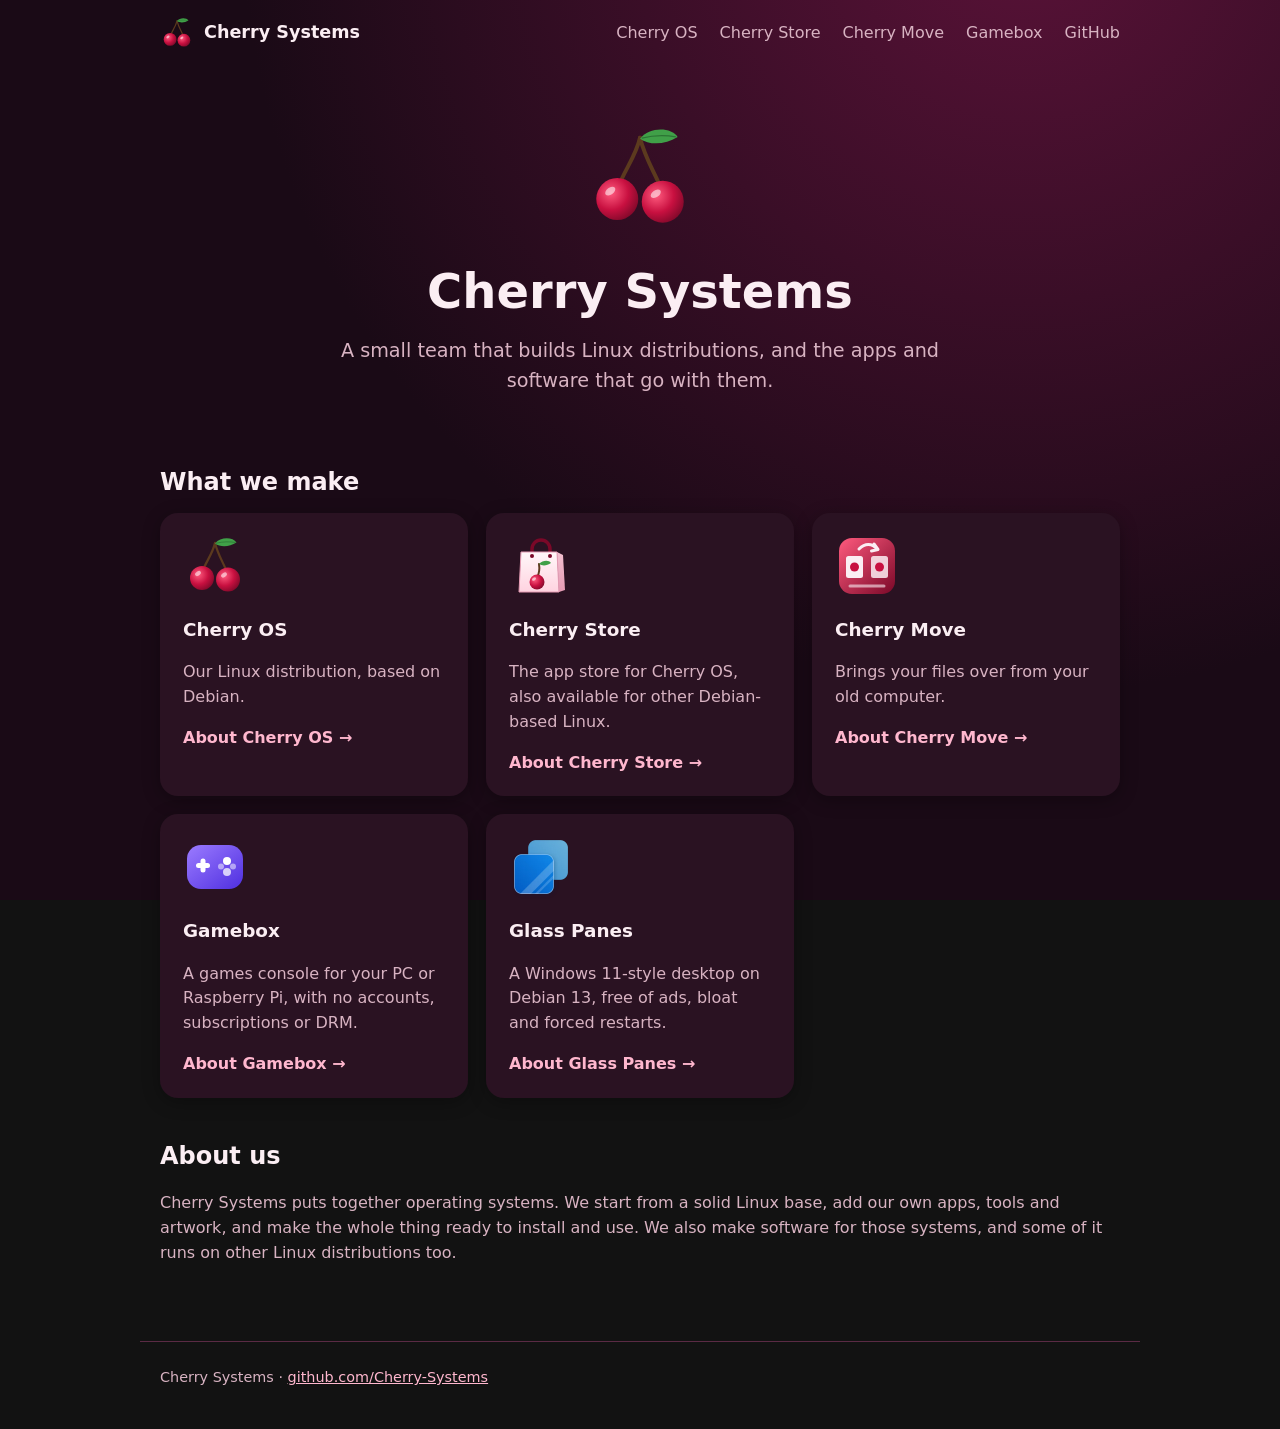
<file: index.html>
<!doctype html>
<html lang="en">
<head>
  <meta charset="utf-8">
  <meta name="viewport" content="width=device-width, initial-scale=1">
  <title>Cherry Systems</title>
  <meta name="description" content="Cherry Systems is a small team that builds Linux distributions, and the apps and software that go with them.">
  <link rel="stylesheet" href="/style.css">
  <link rel="icon" href="/logo.svg">
  <meta name="theme-color" content="#c81040">
</head>
<body>
<nav>
  <a class="brand" href="/"><img src="/logo.svg" alt="">Cherry Systems</a>
  <a href="/os/">Cherry OS</a>
  <a href="/store/">Cherry Store</a>
  <a href="/move/">Cherry Move</a>
  <a href="/products/gamebox/">Gamebox</a>
  <a href="https://github.com/Cherry-Systems">GitHub</a>
</nav>
<main>
  <section class="hero">
    <img src="/logo.svg" alt="">
    <h1>Cherry Systems</h1>
    <p>A small team that builds Linux distributions, and the apps and software that go with them.</p>
  </section>

  <h2>What we make</h2>
  <div class="grid" id="products">
    <a class="card" href="/os/">
      <img class="icon" src="/logo.svg" alt="">
      <h3>Cherry OS</h3>
      <p>Our Linux distribution, based on Debian.</p>
      <span class="more">About Cherry OS →</span>
    </a>
    <a class="card" href="/store/">
      <img class="icon" src="/images/cherry-store.svg" alt="">
      <h3>Cherry Store</h3>
      <p>The app store for Cherry OS, also available for other Debian-based Linux.</p>
      <span class="more">About Cherry Store →</span>
    </a>
    <a class="card" href="/move/">
      <img class="icon" src="/images/cherry-move.svg" alt="">
      <h3>Cherry Move</h3>
      <p>Brings your files over from your old computer.</p>
      <span class="more">About Cherry Move →</span>
    </a>
  </div>

  <h2>About us</h2>
  <p>Cherry Systems puts together operating systems. We start from a solid Linux base, add our own apps,
    tools and artwork, and make the whole thing ready to install and use. We also make software for
    those systems, and some of it runs on other Linux distributions too.</p>
</main>
<footer>Cherry Systems · <a href="https://github.com/Cherry-Systems">github.com/Cherry-Systems</a></footer>
<script>
fetch("/products.json").then(r => r.ok ? r.json() : []).then(list => {
  const grid = document.getElementById("products");
  for (const p of list) {
    const card = document.createElement("a");
    card.className = "card";
    card.href = p.url;
    if (p.icon) {
      const icon = document.createElement("img");
      icon.className = "icon";
      icon.src = p.icon;
      icon.alt = "";
      card.append(icon);
    }
    const name = document.createElement("h3");
    name.textContent = p.name;
    const tagline = document.createElement("p");
    tagline.textContent = p.tagline;
    const more = document.createElement("span");
    more.className = "more";
    more.textContent = `About ${p.name} →`;
    card.append(name, tagline, more);
    grid.append(card);
  }
}).catch(() => {});
</script>
</body>
</html>
</file>
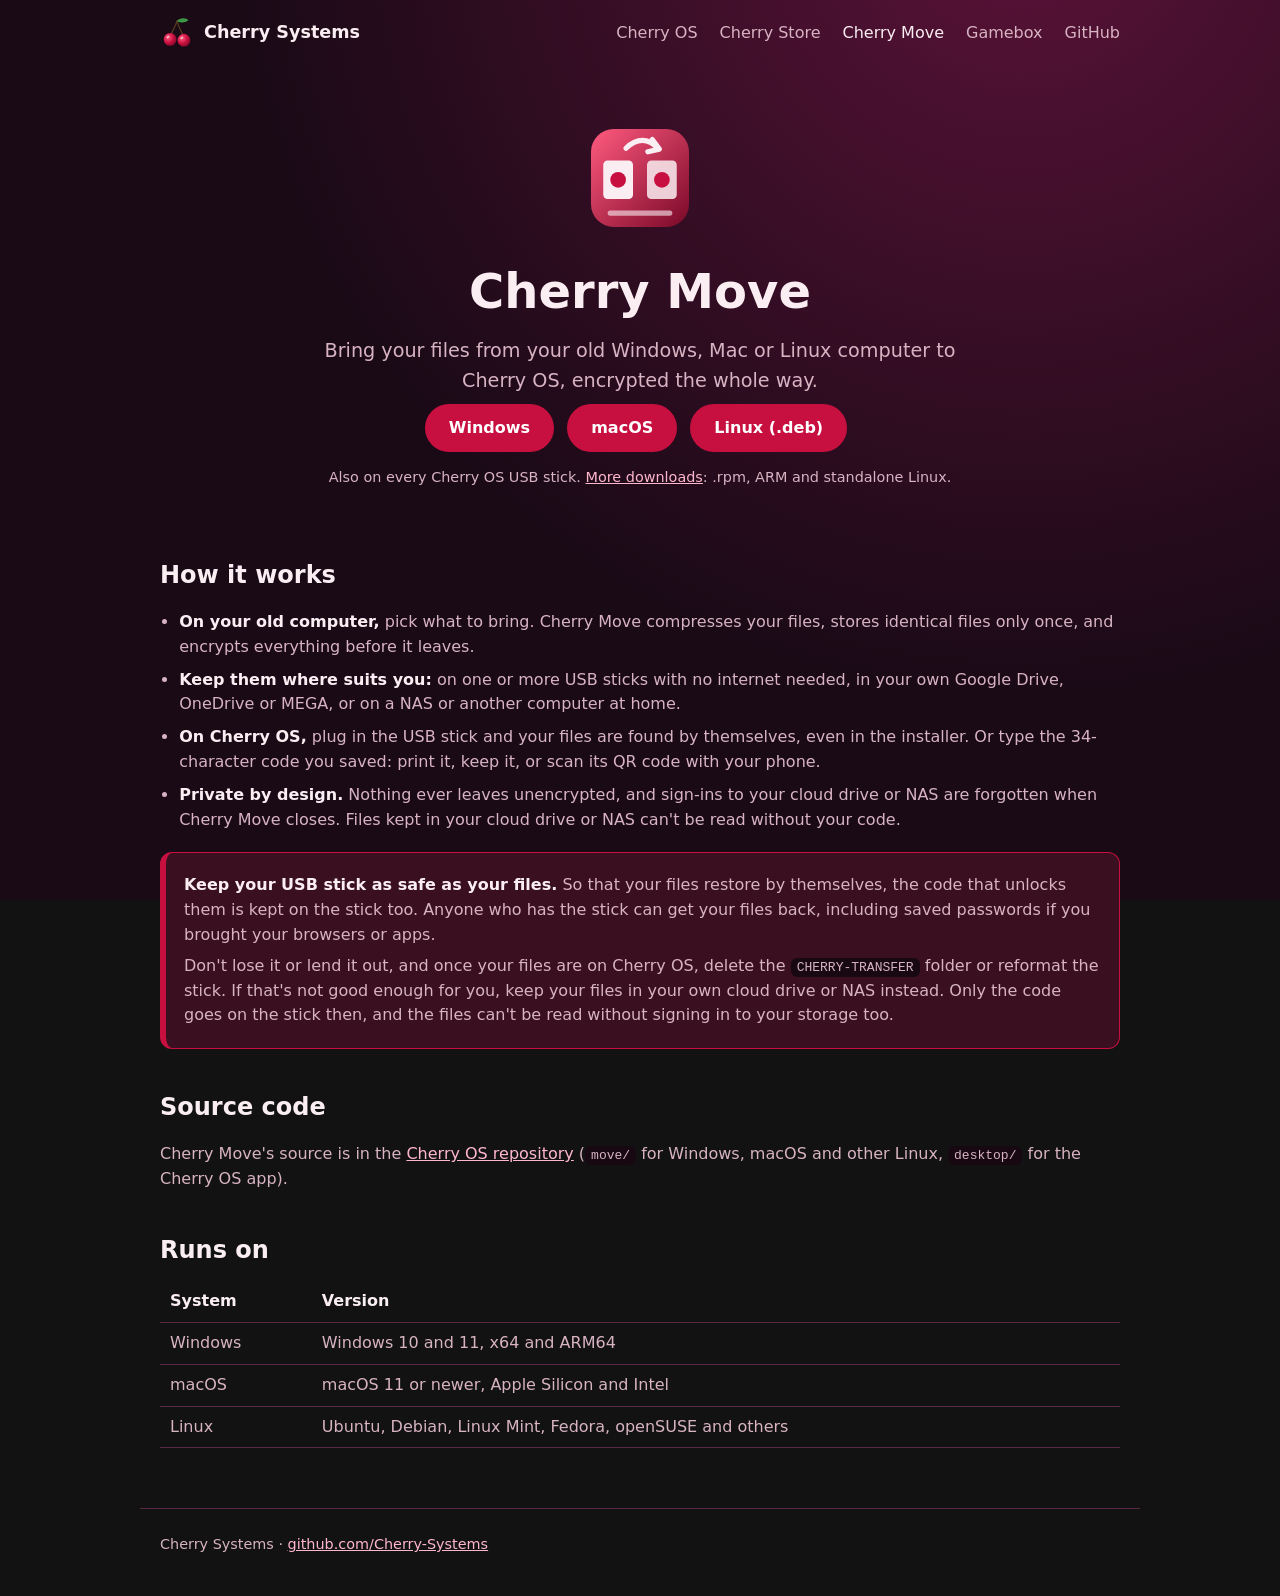
<file: move/index.html>
<!doctype html>
<html lang="en">
<head>
  <meta charset="utf-8">
  <meta name="viewport" content="width=device-width, initial-scale=1">
  <title>Cherry Move · Cherry Systems</title>
  <meta name="description" content="Cherry Move: bring your files from your old computer to Cherry OS.">
  <link rel="stylesheet" href="/style.css">
  <link rel="icon" href="/images/cherry-move.svg">
  <meta name="theme-color" content="#c81040">
</head>
<body>
<nav>
  <a class="brand" href="/"><img src="/logo.svg" alt="">Cherry Systems</a>
  <a href="/os/">Cherry OS</a>
  <a href="/store/">Cherry Store</a>
  <a href="/move/" aria-current="page">Cherry Move</a>
  <a href="/products/gamebox/">Gamebox</a>
  <a href="https://github.com/Cherry-Systems">GitHub</a>
</nav>
<main>
  <section class="hero">
    <img src="/images/cherry-move.svg" alt="">
    <h1>Cherry Move</h1>
    <p>Bring your files from your old Windows, Mac or Linux computer to Cherry OS, encrypted the whole way.</p>
    <a class="button" href="https://github.com/Cherry-Systems/cherry-os/releases/latest/download/CherryMove-Setup.exe">Windows</a>
    <a class="button" href="https://github.com/Cherry-Systems/cherry-os/releases/latest/download/CherryMove.dmg">macOS</a>
    <a class="button" href="https://github.com/Cherry-Systems/cherry-os/releases/latest/download/cherry-move-app_1.0.0-1_amd64.deb">Linux (.deb)</a>
    <p class="small">Also on every Cherry OS USB stick.
      <a href="https://github.com/Cherry-Systems/cherry-os/releases/latest">More downloads</a>: .rpm, ARM and
      standalone Linux.</p>
  </section>

  <h2>How it works</h2>
  <ul class="features">
    <li><b>On your old computer,</b> pick what to bring. Cherry Move compresses your files, stores identical
      files only once, and encrypts everything before it leaves.</li>
    <li><b>Keep them where suits you:</b> on one or more USB sticks with no internet needed, in your own
      Google Drive, OneDrive or MEGA, or on a NAS or another computer at home.</li>
    <li><b>On Cherry OS,</b> plug in the USB stick and your files are found by themselves, even in the
      installer. Or type the 34-character code you saved: print it, keep it, or scan its QR code with your
      phone.</li>
    <li><b>Private by design.</b> Nothing ever leaves unencrypted, and sign-ins to your cloud drive or NAS
      are forgotten when Cherry Move closes. Files kept in your cloud drive or NAS can't be read without
      your code.</li>
  </ul>

  <div class="warning" role="note">
    <p><b>Keep your USB stick as safe as your files.</b> So that your files restore by themselves, the code
      that unlocks them is kept on the stick too. Anyone who has the stick can get your files back, including
      saved passwords if you brought your browsers or apps.</p>
    <p>Don't lose it or lend it out, and once your files are on Cherry OS, delete the
      <code>CHERRY-TRANSFER</code> folder or reformat the stick. If that's not good enough for you, keep your
      files in your own cloud drive or NAS instead. Only the code goes on the stick then, and the files can't
      be read without signing in to your storage too.</p>
  </div>

  <h2>Source code</h2>
  <p>Cherry Move's source is in the
    <a href="https://github.com/Cherry-Systems/cherry-os">Cherry OS repository</a>
    (<code>move/</code> for Windows, macOS and other Linux, <code>desktop/</code> for the Cherry OS app).</p>

  <h2>Runs on</h2>
  <table>
    <tr><th>System</th><th>Version</th></tr>
    <tr><td>Windows</td><td>Windows 10 and 11, x64 and ARM64</td></tr>
    <tr><td>macOS</td><td>macOS 11 or newer, Apple Silicon and Intel</td></tr>
    <tr><td>Linux</td><td>Ubuntu, Debian, Linux Mint, Fedora, openSUSE and others</td></tr>
  </table>
</main>
<footer>Cherry Systems · <a href="https://github.com/Cherry-Systems">github.com/Cherry-Systems</a></footer>
</body>
</html>
</file>
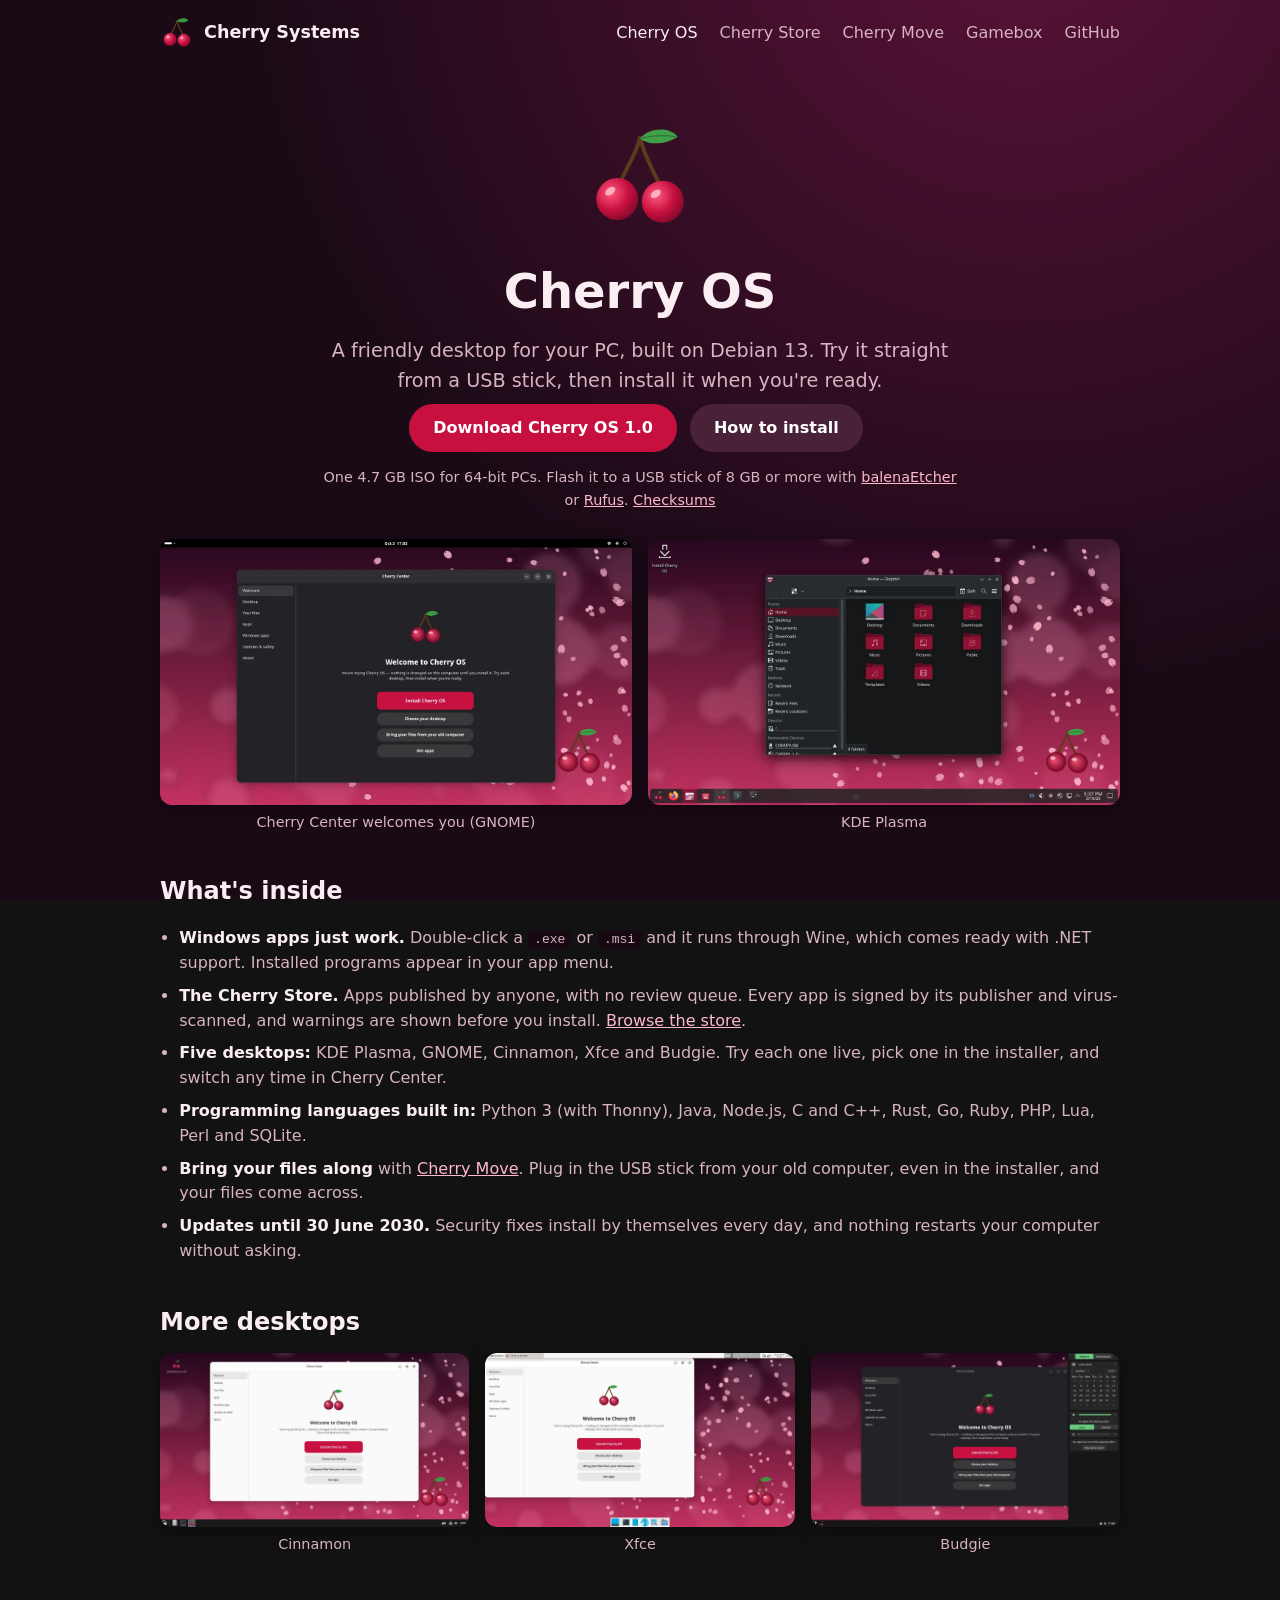
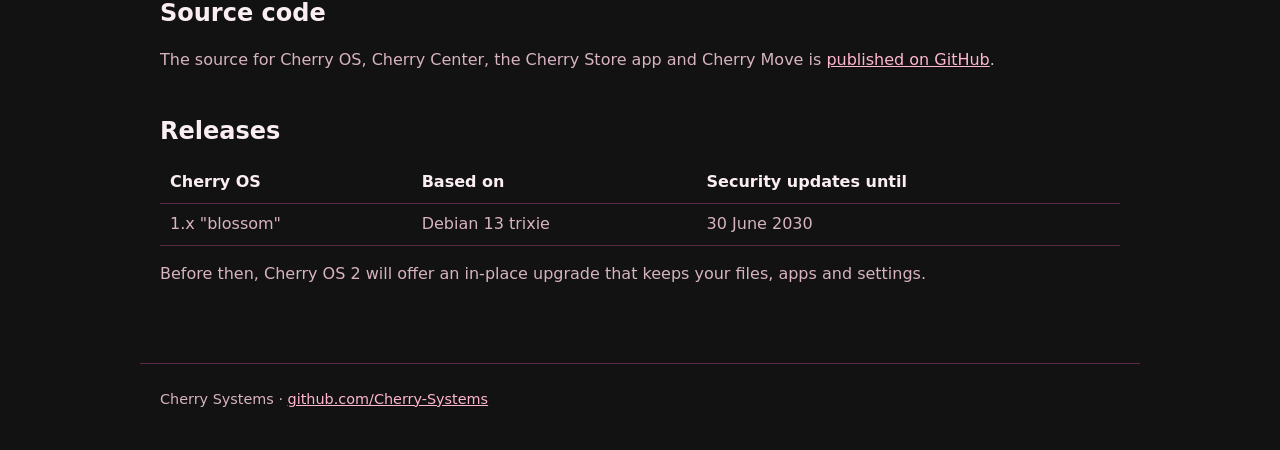
<file: os/index.html>
<!doctype html>
<html lang="en">
<head>
  <meta charset="utf-8">
  <meta name="viewport" content="width=device-width, initial-scale=1">
  <title>Cherry OS · Cherry Systems</title>
  <meta name="description" content="Cherry OS: a friendly Debian-based desktop where Windows apps just work.">
  <link rel="stylesheet" href="/style.css">
  <link rel="icon" href="/logo.svg">
  <meta name="theme-color" content="#c81040">
</head>
<body>
<nav>
  <a class="brand" href="/"><img src="/logo.svg" alt="">Cherry Systems</a>
  <a href="/os/" aria-current="page">Cherry OS</a>
  <a href="/store/">Cherry Store</a>
  <a href="/move/">Cherry Move</a>
  <a href="/products/gamebox/">Gamebox</a>
  <a href="https://github.com/Cherry-Systems">GitHub</a>
</nav>
<main>
  <section class="hero">
    <img src="/logo.svg" alt="">
    <h1>Cherry OS</h1>
    <p>A friendly desktop for your PC, built on Debian 13. Try it straight from a USB stick, then install it
      when you're ready.</p>
    <a class="button" href="https://cherry-cloud.isaiahcannings.workers.dev/download/cherry-os.iso">Download Cherry OS 1.0</a>
    <a class="button secondary" href="https://github.com/Cherry-Systems/cherry-os#readme">How to install</a>
    <p class="small">One 4.7 GB ISO for 64-bit PCs. Flash it to a USB stick of 8 GB or more with
      <a href="https://etcher.balena.io">balenaEtcher</a> or <a href="https://rufus.ie">Rufus</a>.
      <a href="https://github.com/Cherry-Systems/cherry-os/releases/latest">Checksums</a></p>
  </section>

  <div class="shots">
    <figure><img src="/images/os-gnome.webp" alt="Cherry Center welcome screen on the GNOME desktop"><figcaption>Cherry Center welcomes you (GNOME)</figcaption></figure>
    <figure><img src="/images/os-kde.webp" alt="The KDE Plasma desktop with the file manager open"><figcaption>KDE Plasma</figcaption></figure>
  </div>

  <h2>What's inside</h2>
  <ul class="features">
    <li><b>Windows apps just work.</b> Double-click a <code>.exe</code> or <code>.msi</code> and it runs
      through Wine, which comes ready with .NET support. Installed programs appear in your app menu.</li>
    <li><b>The Cherry Store.</b> Apps published by anyone, with no review queue. Every app is signed by its
      publisher and virus-scanned, and warnings are shown before you install.
      <a href="/store/">Browse the store</a>.</li>
    <li><b>Five desktops:</b> KDE Plasma, GNOME, Cinnamon, Xfce and Budgie. Try each one live, pick one in
      the installer, and switch any time in Cherry Center.</li>
    <li><b>Programming languages built in:</b> Python 3 (with Thonny), Java, Node.js, C and C++, Rust,
      Go, Ruby, PHP, Lua, Perl and SQLite.</li>
    <li><b>Bring your files along</b> with <a href="/move/">Cherry Move</a>. Plug in the USB stick from your
      old computer, even in the installer, and your files come across.</li>
    <li><b>Updates until 30 June 2030.</b> Security fixes install by themselves every day, and nothing
      restarts your computer without asking.</li>
  </ul>

  <h2>More desktops</h2>
  <div class="shots">
    <figure><img src="/images/os-cinnamon.webp" alt="The Cinnamon desktop"><figcaption>Cinnamon</figcaption></figure>
    <figure><img src="/images/os-xfce.webp" alt="The Xfce desktop"><figcaption>Xfce</figcaption></figure>
    <figure><img src="/images/os-budgie.webp" alt="The Budgie desktop"><figcaption>Budgie</figcaption></figure>
  </div>

  <h2>Source code</h2>
  <p>The source for Cherry OS, Cherry Center, the Cherry Store app and Cherry Move is
    <a href="https://github.com/Cherry-Systems/cherry-os">published on GitHub</a>.</p>

  <h2>Releases</h2>
  <table>
    <tr><th>Cherry OS</th><th>Based on</th><th>Security updates until</th></tr>
    <tr><td>1.x "blossom"</td><td>Debian 13 trixie</td><td>30 June 2030</td></tr>
  </table>
  <p>Before then, Cherry OS 2 will offer an in-place upgrade that keeps your files, apps and settings.</p>
</main>
<footer>Cherry Systems · <a href="https://github.com/Cherry-Systems">github.com/Cherry-Systems</a></footer>
</body>
</html>
</file>
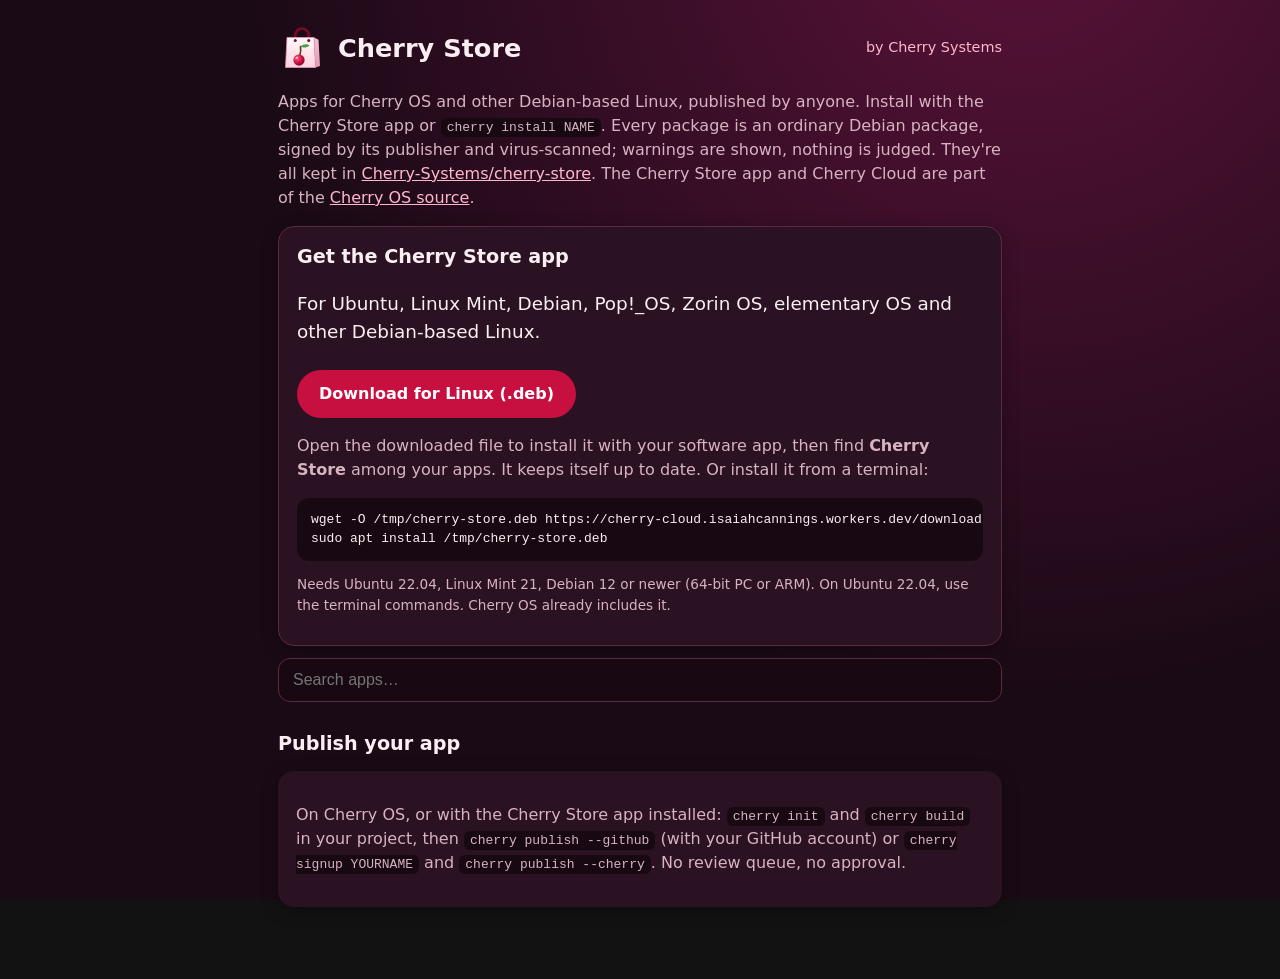
<file: store/index.html>
<!doctype html>
<html lang="en">
<head>
  <meta charset="utf-8">
  <meta name="viewport" content="width=device-width, initial-scale=1">
  <title>Cherry Store</title>
  <link rel="stylesheet" href="style.css">
  <link rel="icon" href="cherry-store.svg">
  <meta name="theme-color" content="#c81040">
</head>
<body>
<main>
  <header><img src="cherry-store.svg" alt=""><h1>Cherry Store</h1>
    <a class="home" href="https://cherry-systems.github.io/">by Cherry Systems</a></header>
  <p>Apps for Cherry OS and other Debian-based Linux, published by anyone. Install with the Cherry Store app or
    <code>cherry install NAME</code>. Every package is an ordinary Debian package, signed by its publisher and
    virus-scanned; warnings are shown, nothing is judged. They're all kept in
    <a href="https://github.com/Cherry-Systems/cherry-store">Cherry-Systems/cherry-store</a>.
    The Cherry Store app and Cherry Cloud are part of the
    <a href="https://github.com/Cherry-Systems/cherry-os">Cherry OS source</a>.</p>

  <div class="card get">
    <h2>Get the Cherry Store app</h2>
    <p class="big">For Ubuntu, Linux Mint, Debian, Pop!_OS, Zorin OS, elementary OS and other Debian-based Linux.</p>
    <a class="button" id="client-download" href="https://cherry-cloud.isaiahcannings.workers.dev/download/cherry-store.deb">Download for Linux (.deb)</a>
    <span class="meta" id="client-version"></span>
    <p>Open the downloaded file to install it with your software app, then find <b>Cherry Store</b> among your
      apps. It keeps itself up to date. Or install it from a terminal:</p>
    <pre><code id="client-cmd">wget -O /tmp/cherry-store.deb https://cherry-cloud.isaiahcannings.workers.dev/download/cherry-store.deb
sudo apt install /tmp/cherry-store.deb</code></pre>
    <p class="meta">Needs Ubuntu 22.04, Linux Mint 21, Debian 12 or newer (64-bit PC or ARM). On Ubuntu 22.04, use
      the terminal commands. Cherry OS already includes it.</p>
  </div>

  <input type="search" id="q" placeholder="Search apps…">
  <div id="results"></div>

  <h2>Publish your app</h2>
  <div class="card">
    <p>On Cherry OS, or with the Cherry Store app installed: <code>cherry init</code> and <code>cherry build</code> in your project, then
      <code>cherry publish --github</code> (with your GitHub account) or <code>cherry signup YOURNAME</code> and
      <code>cherry publish --cherry</code>. No review queue, no approval.</p>
  </div>

</main>
<script type="module">
function el(tag, attrs = {}, ...children) {
  const e = document.createElement(tag);
  for (const [k, v] of Object.entries(attrs)) e.setAttribute(k, v);
  for (const c of children) e.append(c);
  return e;
}
const results = document.getElementById("results");
const INDEX = "https://raw.githubusercontent.com/Cherry-Systems/cherry-store/main/index.json";
const CLIENT = "cherry-store-client";
function showClient(url) {
  document.getElementById("client-download").href = url;
  document.getElementById("client-cmd").textContent =
    `wget -O /tmp/cherry-store.deb ${url}\nsudo apt install /tmp/cherry-store.deb`;
}
function publisher(p) {
  const [how, who] = p.publisher.split(":");
  return who ? `${who} (${how === "github" ? "GitHub" : "Cherry account"})` : p.publisher;
}
let index = null;
async function load(q = "") {
  if (!index) {
    index = await (await fetch(INDEX)).json();
    const client = index.packages?.[CLIENT];
    if (client?.latest) {
      document.getElementById("client-version").textContent = `version ${client.latest}`;
      const url = client.versions?.[client.latest]?.url;
      if (url?.startsWith("https://github.com/")) showClient(url);
    }
  }
  const words = q.toLowerCase().split(/\s+/).filter(Boolean);
  const packages = Object.values(index.packages || {}).filter((p) => p.name !== CLIENT && !p.taken_down && p.latest &&
    words.every((w) => `${p.name} ${p.summary || ""} ${p.description || ""}`.toLowerCase().includes(w)));
  results.replaceChildren();
  if (!packages.length) results.append(el("p", {}, q ? "No apps match that." : "No apps yet — be the first to publish!"));
  for (const p of packages.sort((a, b) => a.name.localeCompare(b.name))) {
    const v = p.versions[p.latest];
    const badges = [];
    if (p.kind === "windows") badges.push(el("span", { class: "badge" }, "Windows app"));
    if (v.scan?.status === "flagged") badges.push(el("span", { class: "badge flagged" }, "⚠ virus scanner warning"));
    if (v.warnings?.length) badges.push(el("span", { class: "badge flagged" }, `${v.warnings.length} warning(s)`));
    results.append(el("div", { class: "card pkg" },
      el("div", { class: "icon" }, p.name[0].toUpperCase()),
      el("div", {},
        el("h3", {}, p.name, ...badges),
        el("p", {}, p.summary || ""),
        el("div", { class: "meta" }, `v${p.latest} · by ${publisher(p)} · `,
          el("code", {}, `cherry install ${p.name}`)))));
  }
}
let t;
document.getElementById("q").addEventListener("input", (e) => { clearTimeout(t); t = setTimeout(() => load(e.target.value), 250); });
load();
</script>
</body>
</html>
</file>
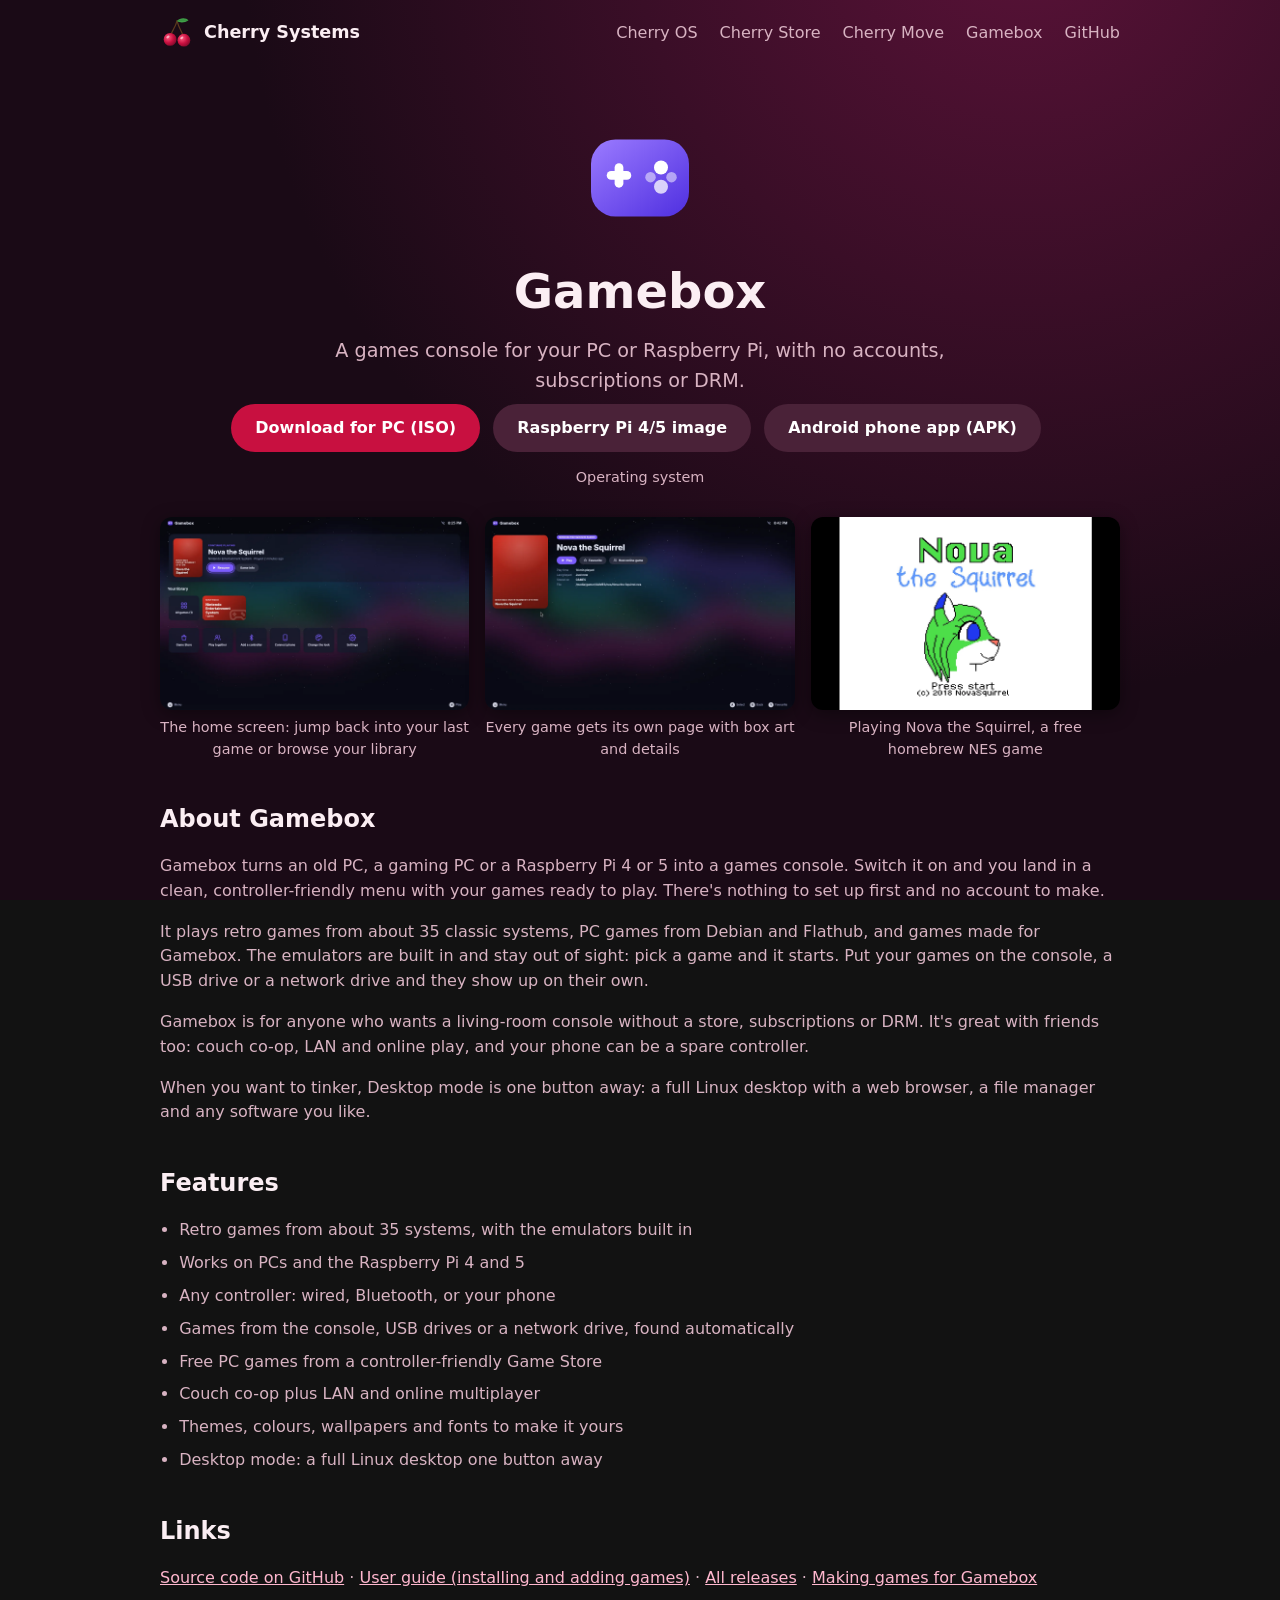
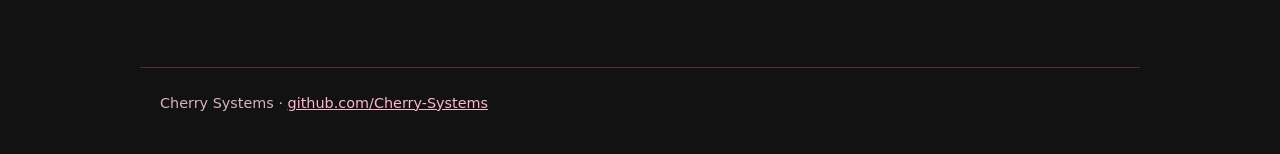
<file: products/gamebox/index.html>
<!doctype html>
<html lang="en">
<head>
  <meta charset="utf-8">
  <meta name="viewport" content="width=device-width, initial-scale=1">
  <title>Gamebox · Cherry Systems</title>
  <meta name="description" content="A games console for your PC or Raspberry Pi, with no accounts, subscriptions or DRM.">
  <link rel="stylesheet" href="/style.css">
  <link rel="icon" href="/logo.svg">
  <meta name="theme-color" content="#c81040">
</head>
<body>
<nav>
  <a class="brand" href="/"><img src="/logo.svg" alt="">Cherry Systems</a>
  <a href="/os/">Cherry OS</a>
  <a href="/store/">Cherry Store</a>
  <a href="/move/">Cherry Move</a>
  <a href="/products/gamebox/">Gamebox</a>
  <a href="https://github.com/Cherry-Systems">GitHub</a>
</nav>
<main>
  <section class="hero">
    <img src="icon.svg" alt="">
    <h1>Gamebox</h1>
    <p>A games console for your PC or Raspberry Pi, with no accounts, subscriptions or DRM.</p>
    <a class="button" href="https://github.com/Cherry-Systems/gamebox/releases/download/v0.1/gamebox-0.1-amd64.iso">Download for PC (ISO)</a>
    <a class="button secondary" href="https://github.com/Cherry-Systems/gamebox/releases/download/v0.1/gamebox-0.1-rpi.img.xz">Raspberry Pi 4/5 image</a>
    <a class="button secondary" href="https://github.com/Cherry-Systems/gamebox/releases/download/v0.1/gamebox-phone-0.2.0.apk">Android phone app (APK)</a>
    <p class="small">Operating system</p>
  </section>
  <div class="shots">
    <figure><img src="shot-1.webp" alt="The home screen: jump back into your last game or browse your library"><figcaption>The home screen: jump back into your last game or browse your library</figcaption></figure>
    <figure><img src="shot-2.webp" alt="Every game gets its own page with box art and details"><figcaption>Every game gets its own page with box art and details</figcaption></figure>
    <figure><img src="shot-3.webp" alt="Playing Nova the Squirrel, a free homebrew NES game"><figcaption>Playing Nova the Squirrel, a free homebrew NES game</figcaption></figure>
  </div>
  <h2>About Gamebox</h2>
  <p>Gamebox turns an old PC, a gaming PC or a Raspberry Pi 4 or 5 into a games console. Switch it on and you land in a clean, controller-friendly menu with your games ready to play. There&#x27;s nothing to set up first and no account to make.</p>
  <p>It plays retro games from about 35 classic systems, PC games from Debian and Flathub, and games made for Gamebox. The emulators are built in and stay out of sight: pick a game and it starts. Put your games on the console, a USB drive or a network drive and they show up on their own.</p>
  <p>Gamebox is for anyone who wants a living-room console without a store, subscriptions or DRM. It&#x27;s great with friends too: couch co-op, LAN and online play, and your phone can be a spare controller.</p>
  <p>When you want to tinker, Desktop mode is one button away: a full Linux desktop with a web browser, a file manager and any software you like.</p>
  <h2>Features</h2>
  <ul class="features">
    <li>Retro games from about 35 systems, with the emulators built in</li>
    <li>Works on PCs and the Raspberry Pi 4 and 5</li>
    <li>Any controller: wired, Bluetooth, or your phone</li>
    <li>Games from the console, USB drives or a network drive, found automatically</li>
    <li>Free PC games from a controller-friendly Game Store</li>
    <li>Couch co-op plus LAN and online multiplayer</li>
    <li>Themes, colours, wallpapers and fonts to make it yours</li>
    <li>Desktop mode: a full Linux desktop one button away</li>
  </ul>
  <h2>Links</h2>
  <p><a href="https://github.com/Cherry-Systems/gamebox">Source code on GitHub</a> · <a href="https://github.com/Cherry-Systems/gamebox/blob/main/docs/user-guide.md">User guide (installing and adding games)</a> · <a href="https://github.com/Cherry-Systems/gamebox/releases">All releases</a> · <a href="https://github.com/Cherry-Systems/gamebox/blob/main/docs/making-games.md">Making games for Gamebox</a></p>
</main>
<footer>Cherry Systems · <a href="https://github.com/Cherry-Systems">github.com/Cherry-Systems</a></footer>
</body>
</html>
</file>
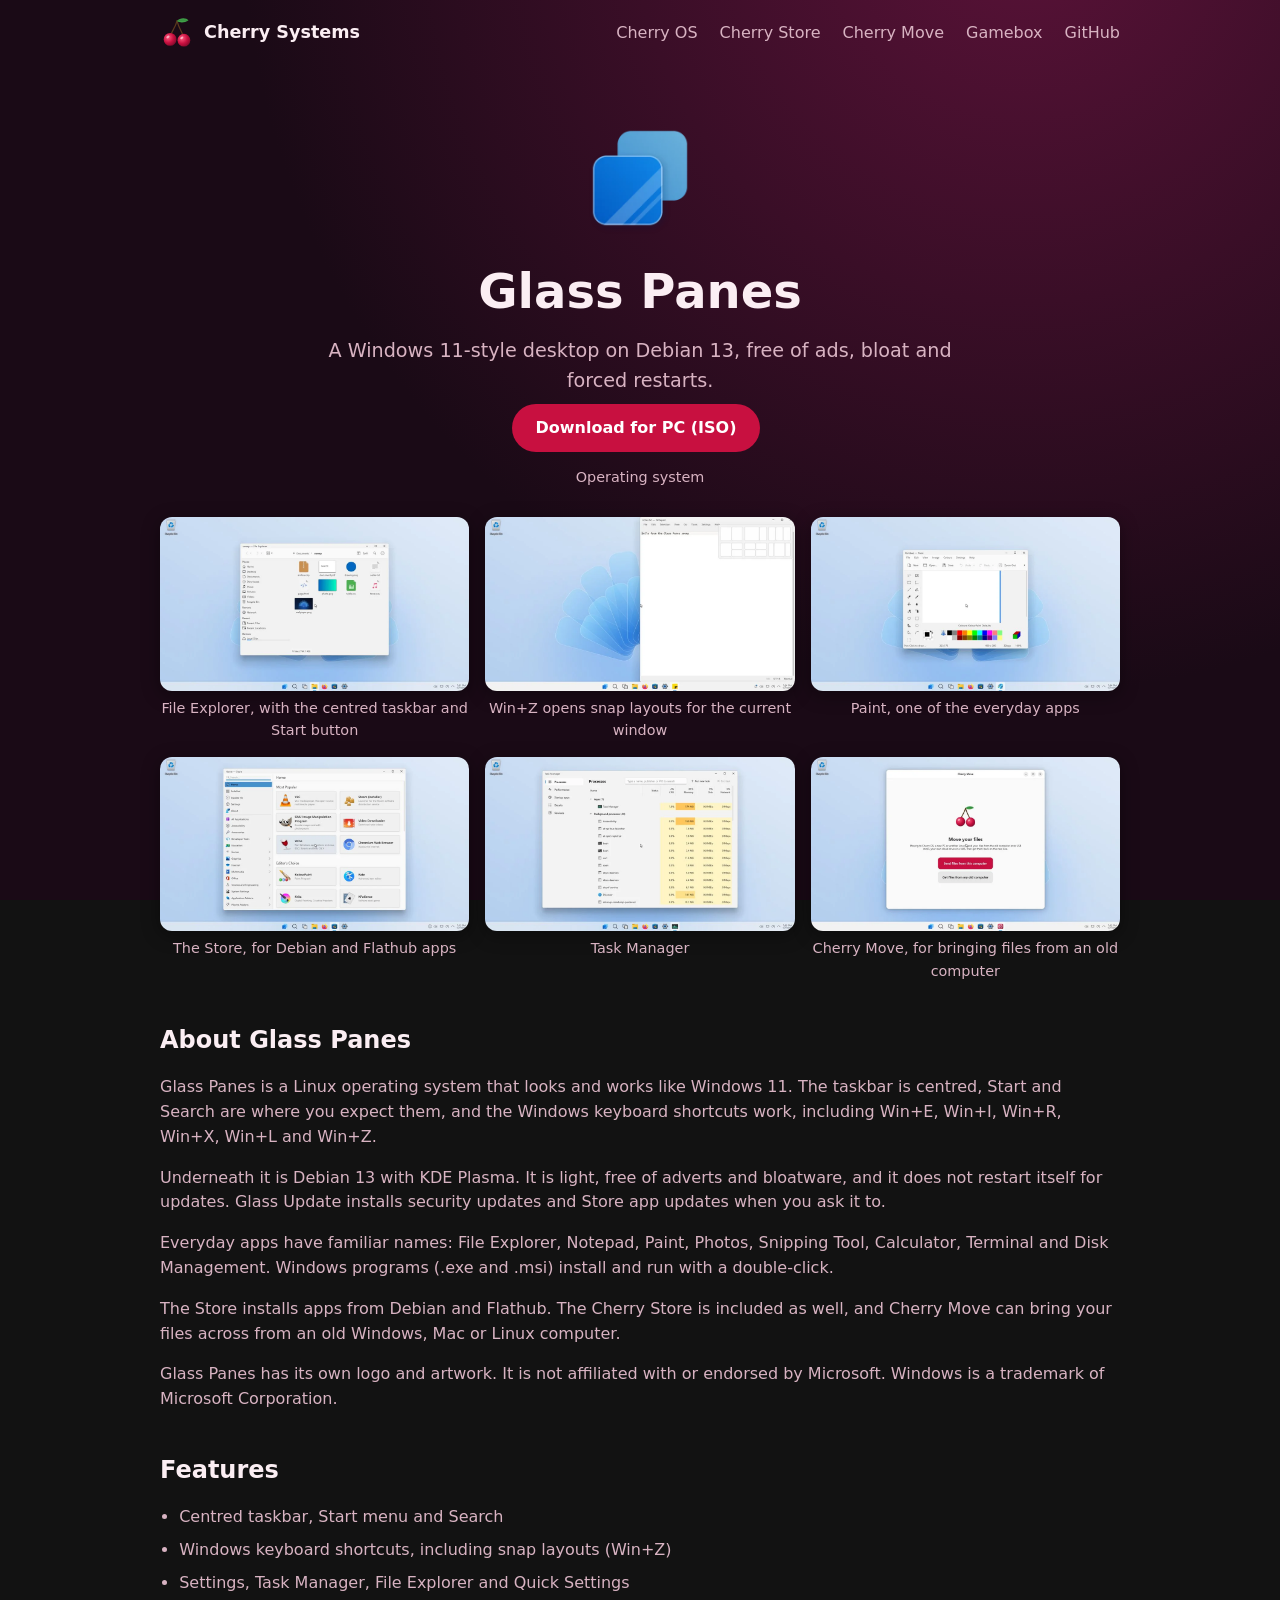
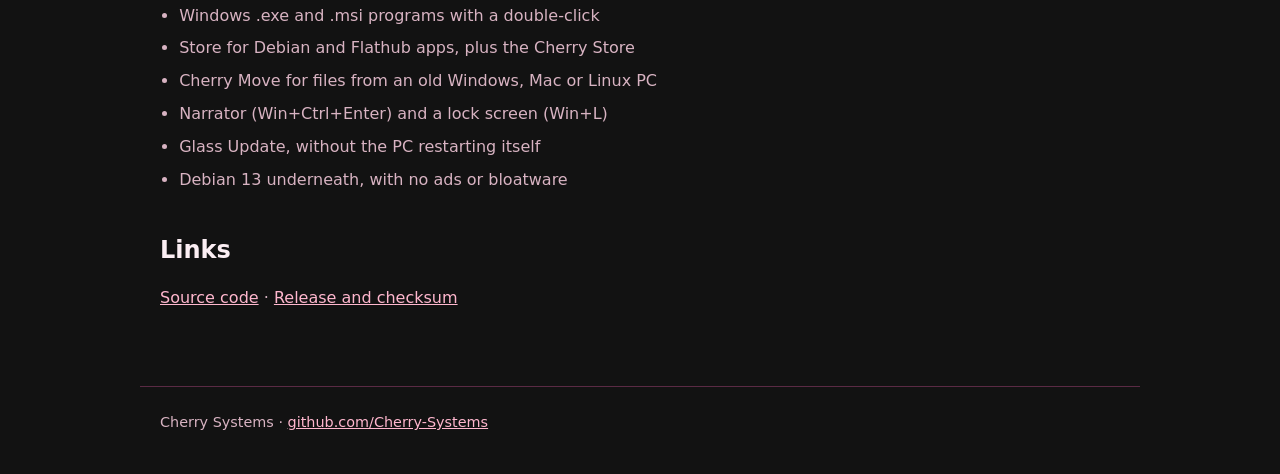
<file: products/glass-panes/index.html>
<!doctype html>
<html lang="en">
<head>
  <meta charset="utf-8">
  <meta name="viewport" content="width=device-width, initial-scale=1">
  <title>Glass Panes · Cherry Systems</title>
  <meta name="description" content="A Windows 11-style desktop on Debian 13, free of ads, bloat and forced restarts.">
  <link rel="stylesheet" href="/style.css">
  <link rel="icon" href="/logo.svg">
  <meta name="theme-color" content="#c81040">
</head>
<body>
<nav>
  <a class="brand" href="/"><img src="/logo.svg" alt="">Cherry Systems</a>
  <a href="/os/">Cherry OS</a>
  <a href="/store/">Cherry Store</a>
  <a href="/move/">Cherry Move</a>
  <a href="/products/gamebox/">Gamebox</a>
  <a href="https://github.com/Cherry-Systems">GitHub</a>
</nav>
<main>
  <section class="hero">
    <img src="icon.webp" alt="">
    <h1>Glass Panes</h1>
    <p>A Windows 11-style desktop on Debian 13, free of ads, bloat and forced restarts.</p>
    <a class="button" href="https://github.com/Cherry-Systems/glass-panes/releases/download/v1.0/glasspanes-1.0-amd64.iso">Download for PC (ISO)</a>
    <p class="small">Operating system</p>
  </section>
  <div class="shots">
    <figure><img src="shot-1.webp" alt="File Explorer, with the centred taskbar and Start button"><figcaption>File Explorer, with the centred taskbar and Start button</figcaption></figure>
    <figure><img src="shot-2.webp" alt="Win+Z opens snap layouts for the current window"><figcaption>Win+Z opens snap layouts for the current window</figcaption></figure>
    <figure><img src="shot-3.webp" alt="Paint, one of the everyday apps"><figcaption>Paint, one of the everyday apps</figcaption></figure>
    <figure><img src="shot-4.webp" alt="The Store, for Debian and Flathub apps"><figcaption>The Store, for Debian and Flathub apps</figcaption></figure>
    <figure><img src="shot-5.webp" alt="Task Manager"><figcaption>Task Manager</figcaption></figure>
    <figure><img src="shot-6.webp" alt="Cherry Move, for bringing files from an old computer"><figcaption>Cherry Move, for bringing files from an old computer</figcaption></figure>
  </div>
  <h2>About Glass Panes</h2>
  <p>Glass Panes is a Linux operating system that looks and works like Windows 11. The taskbar is centred, Start and Search are where you expect them, and the Windows keyboard shortcuts work, including Win+E, Win+I, Win+R, Win+X, Win+L and Win+Z.</p>
  <p>Underneath it is Debian 13 with KDE Plasma. It is light, free of adverts and bloatware, and it does not restart itself for updates. Glass Update installs security updates and Store app updates when you ask it to.</p>
  <p>Everyday apps have familiar names: File Explorer, Notepad, Paint, Photos, Snipping Tool, Calculator, Terminal and Disk Management. Windows programs (.exe and .msi) install and run with a double-click.</p>
  <p>The Store installs apps from Debian and Flathub. The Cherry Store is included as well, and Cherry Move can bring your files across from an old Windows, Mac or Linux computer.</p>
  <p>Glass Panes has its own logo and artwork. It is not affiliated with or endorsed by Microsoft. Windows is a trademark of Microsoft Corporation.</p>
  <h2>Features</h2>
  <ul class="features">
    <li>Centred taskbar, Start menu and Search</li>
    <li>Windows keyboard shortcuts, including snap layouts (Win+Z)</li>
    <li>Settings, Task Manager, File Explorer and Quick Settings</li>
    <li>Windows .exe and .msi programs with a double-click</li>
    <li>Store for Debian and Flathub apps, plus the Cherry Store</li>
    <li>Cherry Move for files from an old Windows, Mac or Linux PC</li>
    <li>Narrator (Win+Ctrl+Enter) and a lock screen (Win+L)</li>
    <li>Glass Update, without the PC restarting itself</li>
    <li>Debian 13 underneath, with no ads or bloatware</li>
  </ul>
  <h2>Links</h2>
  <p><a href="https://github.com/Cherry-Systems/glass-panes">Source code</a> · <a href="https://github.com/Cherry-Systems/glass-panes/releases/tag/v1.0">Release and checksum</a></p>
</main>
<footer>Cherry Systems · <a href="https://github.com/Cherry-Systems">github.com/Cherry-Systems</a></footer>
</body>
</html>
</file>
<file: style.css>
:root {
  --cherry: #c81040;
  --cherry-dark: #7a0828;
  --blossom: #ffb7ce;
  --bg: #1a0a16;
  --card: #2a1222;
  --line: #5a2a44;
  --text: #fbeef3;
  --muted: #d8b3c2;
  color-scheme: dark;
}
* { box-sizing: border-box; }
body {
  margin: 0;
  font-family: system-ui, -apple-system, "Segoe UI", Roboto, sans-serif;
  background: radial-gradient(circle at 80% -10%, #5a1238 0, var(--bg) 55%) fixed;
  color: var(--text);
  line-height: 1.55;
}
a { color: var(--blossom); }
p, li { color: var(--muted); }
code { background: #170812; padding: 2px 6px; border-radius: 6px; }

nav {
  max-width: 1000px; margin: 0 auto; padding: 16px 20px;
  display: flex; align-items: center; gap: 22px; flex-wrap: wrap;
}
nav .brand { display: flex; align-items: center; gap: 10px; color: var(--text); text-decoration: none; font-weight: 700; font-size: 1.1rem; margin-right: auto; }
nav .brand img { width: 34px; height: 34px; }
nav a { color: var(--muted); text-decoration: none; font-weight: 500; }
nav a:hover, nav a[aria-current="page"] { color: var(--text); }

main { max-width: 1000px; margin: 0 auto; padding: 8px 20px 60px; }
.hero { text-align: center; padding: 48px 0 28px; }
.hero img { width: 112px; height: 112px; }
.hero h1 { font-size: clamp(2rem, 5vw, 3rem); margin: 12px 0 8px; }
.hero p { font-size: 1.2rem; max-width: 640px; margin: 0 auto; }
.hero p.small { font-size: 0.9rem; color: var(--muted); margin-top: 14px; }
h2 { font-size: 1.5rem; margin: 40px 0 12px; }
h3 { margin: 0 0 6px; font-size: 1.15rem; }

.grid { display: grid; grid-template-columns: repeat(auto-fit, minmax(260px, 1fr)); gap: 18px; }
.card {
  background: var(--card); border-radius: 18px; padding: 20px 22px;
  box-shadow: 0 4px 18px rgba(0, 0, 0, 0.3);
}
a.card { display: block; color: inherit; text-decoration: none; border: 1px solid transparent; transition: border-color 0.15s, transform 0.15s; }
a.card:hover { border-color: var(--line); transform: translateY(-2px); }
.card img.icon { width: 64px; height: 64px; margin-bottom: 10px; }
.card .more { color: var(--blossom); font-weight: 600; }

.button {
  display: inline-block; background: var(--cherry); color: white; border-radius: 999px;
  padding: 12px 24px; font-weight: 600; text-decoration: none; margin: 8px 8px 0 0;
}
.button.secondary { background: #4a2238; }
.soon { display: inline-block; margin-top: 10px; padding: 6px 14px; border-radius: 999px; background: #4a2238; color: var(--text); font-size: 0.9rem; }

.shots { display: grid; grid-template-columns: repeat(auto-fit, minmax(300px, 1fr)); gap: 16px; }
.shots figure { margin: 0; }
.shots img { width: 100%; border-radius: 12px; display: block; box-shadow: 0 4px 18px rgba(0, 0, 0, 0.4); }
.shots figcaption { color: var(--muted); font-size: 0.9rem; margin-top: 6px; text-align: center; }

.warning {
  background: #3a1020; border: 1px solid var(--cherry); border-left: 6px solid var(--cherry);
  border-radius: 12px; padding: 14px 18px; margin: 20px 0;
}
.warning p { margin: 6px 0; }
.warning b { color: var(--text); }

ul.features { padding-left: 1.2em; }
ul.features li { margin: 8px 0; }
ul.features b { color: var(--text); }
table { border-collapse: collapse; width: 100%; }
td, th { text-align: left; padding: 8px 10px; border-bottom: 1px solid var(--line); color: var(--muted); }
th { color: var(--text); }

footer { max-width: 1000px; margin: 0 auto; padding: 24px 20px 40px; color: var(--muted); font-size: 0.9rem; border-top: 1px solid var(--line); }
</file>
<file: store/style.css>
:root {
  --cherry: #c81040;
  --cherry-dark: #7a0828;
  --blossom: #ffb7ce;
  --bg: #1a0a16;
  --card: #2a1222;
  --text: #fbeef3;
  --muted: #d8b3c2;
  color-scheme: dark;
}
* { box-sizing: border-box; }
body {
  margin: 0;
  font-family: system-ui, -apple-system, "Segoe UI", Roboto, sans-serif;
  background: radial-gradient(circle at 80% -10%, #5a1238 0, var(--bg) 55%) fixed;
  color: var(--text);
  line-height: 1.5;
}
main { max-width: 760px; margin: 0 auto; padding: 24px 18px 60px; }
header { display: flex; align-items: center; gap: 12px; margin-bottom: 18px; }
header img { width: 48px; height: 48px; }
header .home { margin-left: auto; font-size: 0.9rem; text-decoration: none; }
h1 { font-size: 1.6rem; margin: 0; }
h2 { font-size: 1.2rem; margin: 28px 0 8px; }
p, li { color: var(--muted); }
a { color: var(--blossom); }
.card {
  background: var(--card);
  border-radius: 16px;
  padding: 16px 18px;
  margin: 12px 0;
  box-shadow: 0 4px 18px rgba(0, 0, 0, 0.3);
}
.big { font-size: 1.15rem; color: var(--text); }
button, .button {
  display: inline-block;
  background: var(--cherry);
  color: white;
  border: 0;
  border-radius: 999px;
  padding: 12px 22px;
  font-size: 1rem;
  font-weight: 600;
  cursor: pointer;
  text-decoration: none;
  margin: 6px 6px 0 0;
}
button.secondary { background: #4a2238; }
button:disabled { opacity: 0.5; }
input[type="text"], input[type="search"], textarea, select {
  width: 100%;
  padding: 12px 14px;
  border-radius: 12px;
  border: 1px solid #5a2a44;
  background: #170812;
  color: var(--text);
  font-size: 1rem;
}
.code {
  font-family: ui-monospace, "DejaVu Sans Mono", monospace;
  font-size: 1.05rem;
  letter-spacing: 0.04em;
  word-break: break-all;
  color: white;
}
.ok { color: #9be89b; }
.warn { color: #ffcf7a; }
.err { color: #ff8a9a; }
.pkg { display: flex; gap: 14px; align-items: flex-start; }
.pkg .icon {
  width: 48px; height: 48px; border-radius: 12px; flex: none;
  background: linear-gradient(135deg, var(--cherry), var(--cherry-dark));
  display: grid; place-items: center; font-weight: 700; font-size: 1.3rem;
}
.pkg h3 { margin: 0; font-size: 1.05rem; }
.pkg .meta { font-size: 0.85rem; color: var(--muted); }
.badge {
  display: inline-block; font-size: 0.75rem; padding: 2px 8px; border-radius: 999px;
  background: #4a2238; margin-left: 6px; vertical-align: middle;
}
.badge.flagged { background: #7a4a00; }
code { background: #170812; padding: 2px 6px; border-radius: 6px; }
pre { background: #170812; padding: 12px 14px; border-radius: 12px; overflow-x: auto; }
pre code { padding: 0; }
.get { border: 1px solid #5a2a44; }
.get h2 { margin-top: 0; }
.meta { font-size: 0.85rem; color: var(--muted); }
label.choice { display: flex; gap: 10px; align-items: center; padding: 10px 0; color: var(--text); }
</file>
